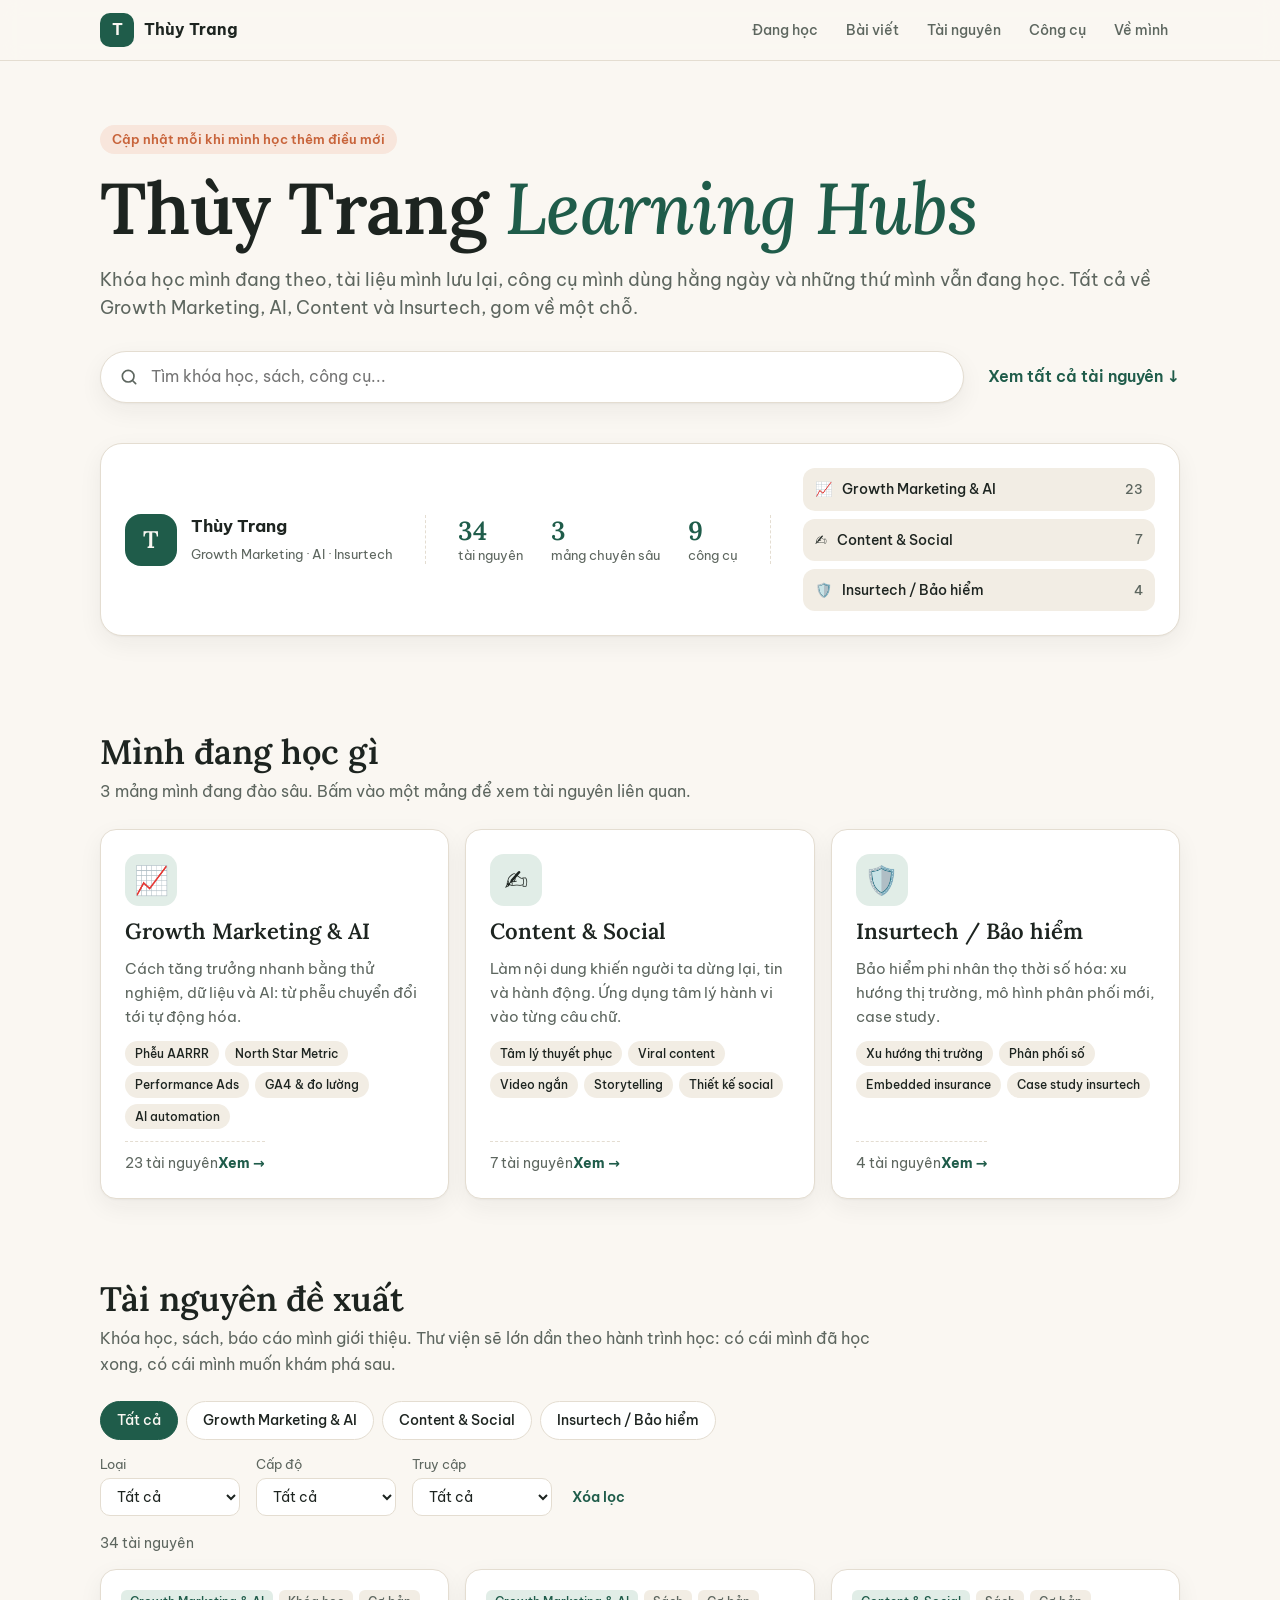
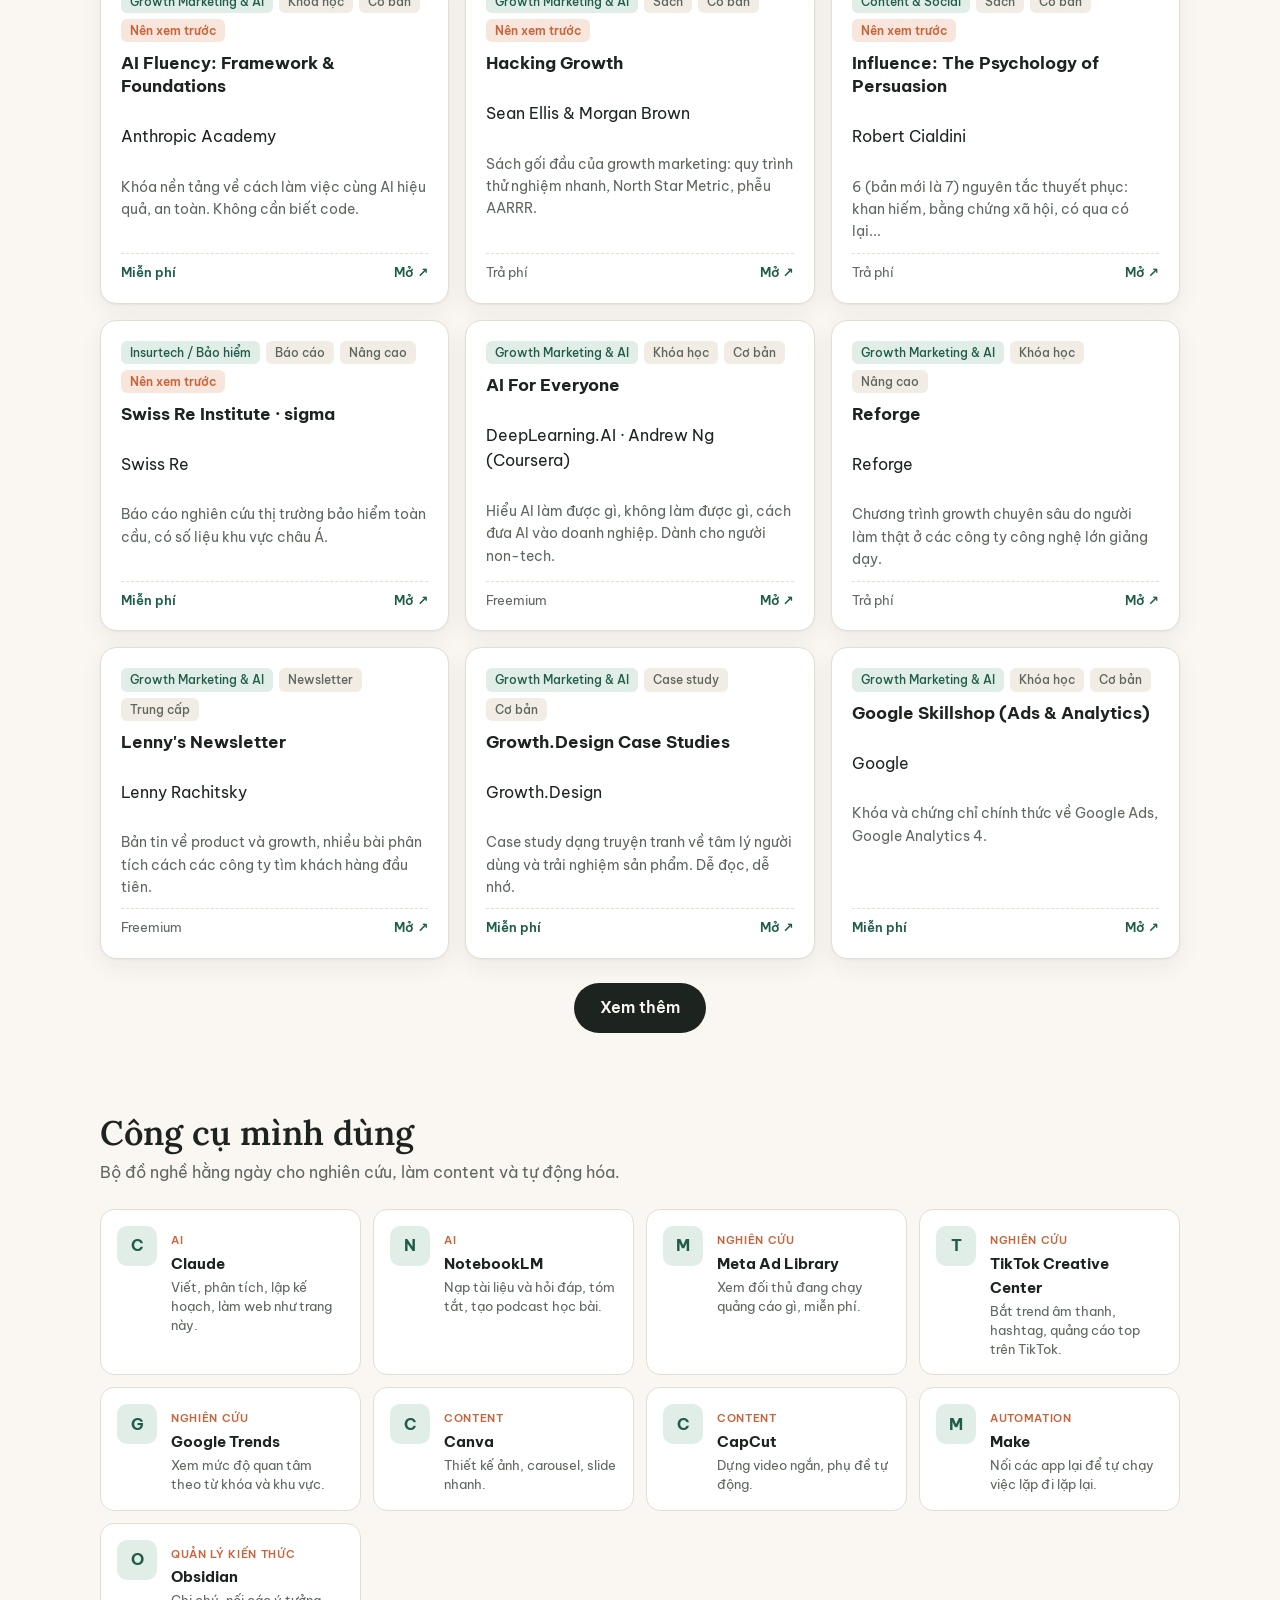
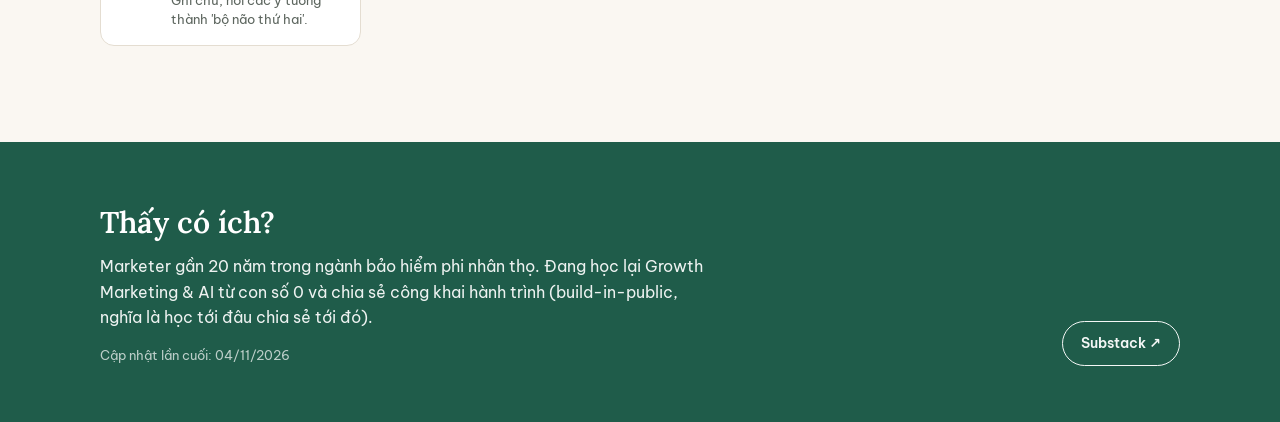
<file: index.html>
<!doctype html>
<html lang="vi">
<head>
  <meta charset="utf-8">
  <meta name="viewport" content="width=device-width, initial-scale=1">
  <title>Thùy Trang Learning Hubs</title>
  <meta name="description" content="Thùy Trang Learning Hubs: khóa học, sách, tài liệu và công cụ về Growth Marketing, AI, Content và Insurtech.">
  <meta property="og:title" content="Thùy Trang Learning Hubs">
  <meta property="og:description" content="Khóa học, tài liệu, công cụ về Growth Marketing, AI, Content và Insurtech. Cập nhật mỗi khi mình học thêm điều mới.">
  <meta property="og:type" content="website">
  <link rel="preconnect" href="https://fonts.googleapis.com">
  <link rel="preconnect" href="https://fonts.gstatic.com" crossorigin>
  <link href="https://fonts.googleapis.com/css2?family=Be+Vietnam+Pro:wght@400;500;600;700&family=Lora:ital,wght@0,600;1,500&display=swap" rel="stylesheet">
  <link rel="stylesheet" href="style.css?v=7">
  <link rel="icon" href="data:image/svg+xml,<svg xmlns='http://www.w3.org/2000/svg' viewBox='0 0 100 100'><rect width='100' height='100' rx='22' fill='%231f5c4a'/><text x='50' y='66' font-size='52' text-anchor='middle' fill='%23fff' font-family='Arial' font-weight='700'>T</text></svg>">
</head>
<body>
  <header class="topbar">
    <div class="wrap topbar__inner">
      <a class="brand" href="#top" aria-label="Về đầu trang">
        <span class="brand__logo" id="brandLogo">T</span>
        <span class="brand__name" id="brandName">Thùy Trang</span>
      </a>
      <nav class="nav" aria-label="Điều hướng chính">
        <a href="#learning">Đang học</a>
        <a href="#posts">Bài viết</a>
        <a href="#library">Tài nguyên</a>
        <a href="#tools">Công cụ</a>
        <a href="#about">Về mình</a>
      </nav>
    </div>
  </header>

  <main id="top">
    <section class="hero wrap">
      <div class="hero__main">
        <p class="eyebrow" id="tagline">Cập nhật mỗi khi mình học thêm điều mới</p>
        <h1 id="libTitle">Thùy Trang<span class="h1__accent">Learning Hubs</span></h1>
        <p class="hero__intro" id="intro"></p>
        <div class="hero__search">
          <label class="search" for="searchInput">
            <svg viewBox="0 0 24 24" aria-hidden="true"><circle cx="11" cy="11" r="7"/><path d="m20 20-3.5-3.5"/></svg>
            <input id="searchInput" type="search" placeholder="Tìm khóa học, sách, công cụ..." autocomplete="off">
          </label>
          <a class="link-arrow" href="#library">Xem tất cả tài nguyên ↓</a>
        </div>
      </div>
      <aside class="hero__card" aria-label="Tổng quan">
        <div class="hero__who">
          <span class="hero__avatar" id="heroAvatar">T</span>
          <div><strong id="heroName">Thùy Trang</strong><small>Growth Marketing · AI · Insurtech</small></div>
        </div>
        <dl class="stats" id="stats"></dl>
        <div class="hero__cats" id="heroCats"></div>
      </aside>
    </section>

    <section id="learning" class="section wrap">
      <div class="section__head">
        <h2>Mình đang học gì</h2>
        <p>3 mảng mình đang đào sâu. Bấm vào một mảng để xem tài nguyên liên quan.</p>
      </div>
      <div class="cats" id="catList"></div>
    </section>

    <section id="posts" class="section wrap" hidden>
      <div class="section__head section__head--row">
        <div>
          <h2>Bài viết nổi bật</h2>
          <p>Những bài mình chọn lọc và bài mới nhất trên Substack của mình.</p>
        </div>
        <a class="link-arrow" id="substackAll" href="#" target="_blank" rel="noopener">Đọc tất cả trên Substack ↗</a>
      </div>
      <div class="posts" id="postList"></div>
    </section>

    <section id="library" class="section wrap">
      <div class="section__head">
        <h2>Tài nguyên đề xuất</h2>
        <p>Khóa học, sách, báo cáo mình giới thiệu. Thư viện sẽ lớn dần theo hành trình học: có cái mình đã học xong, có cái mình muốn khám phá sau.</p>
      </div>

      <div class="filters" role="group" aria-label="Bộ lọc">
        <div class="chips" id="topicChips" aria-label="Chủ đề"></div>
        <div class="selects">
          <label>Loại
            <select id="fType"><option value="">Tất cả</option></select>
          </label>
          <label>Cấp độ
            <select id="fLevel"><option value="">Tất cả</option></select>
          </label>
          <label>Truy cập
            <select id="fAccess"><option value="">Tất cả</option></select>
          </label>
          <button class="btn-ghost" id="resetBtn" type="button">Xóa lọc</button>
        </div>
      </div>

      <p class="count" id="resultCount" aria-live="polite"></p>
      <div class="grid" id="resourceGrid"></div>
      <p class="empty" id="emptyState" hidden>Không tìm thấy tài nguyên nào. Thử bỏ bớt bộ lọc nhé.</p>
      <div class="more"><button class="btn" id="moreBtn" type="button">Xem thêm</button></div>
    </section>

    <section id="tools" class="section wrap">
      <div class="section__head">
        <h2>Công cụ mình dùng</h2>
        <p>Bộ đồ nghề hằng ngày cho nghiên cứu, làm content và tự động hóa.</p>
      </div>
      <div class="tools" id="toolGrid"></div>
    </section>
  </main>

  <footer id="about" class="footer">
    <div class="wrap footer__inner">
      <div>
        <h2>Thấy có ích?</h2>
        <p id="bio"></p>
        <p class="updated" id="updated"></p>
      </div>
      <div class="footer__links" id="socialLinks"></div>
    </div>
  </footer>

  <script>
    /* Luôn tải data.js mới nhất để nội dung sửa ở trang quản trị hiện ngay */
    (function () {
      var d = document.createElement("script");
      d.src = "data.js?t=" + Date.now();
      d.onload = d.onerror = function () {
        var a = document.createElement("script"); a.src = "app.js?v=7"; document.body.appendChild(a);
      };
      document.body.appendChild(d);
    })();
  </script>
</body>
</html>
</file>
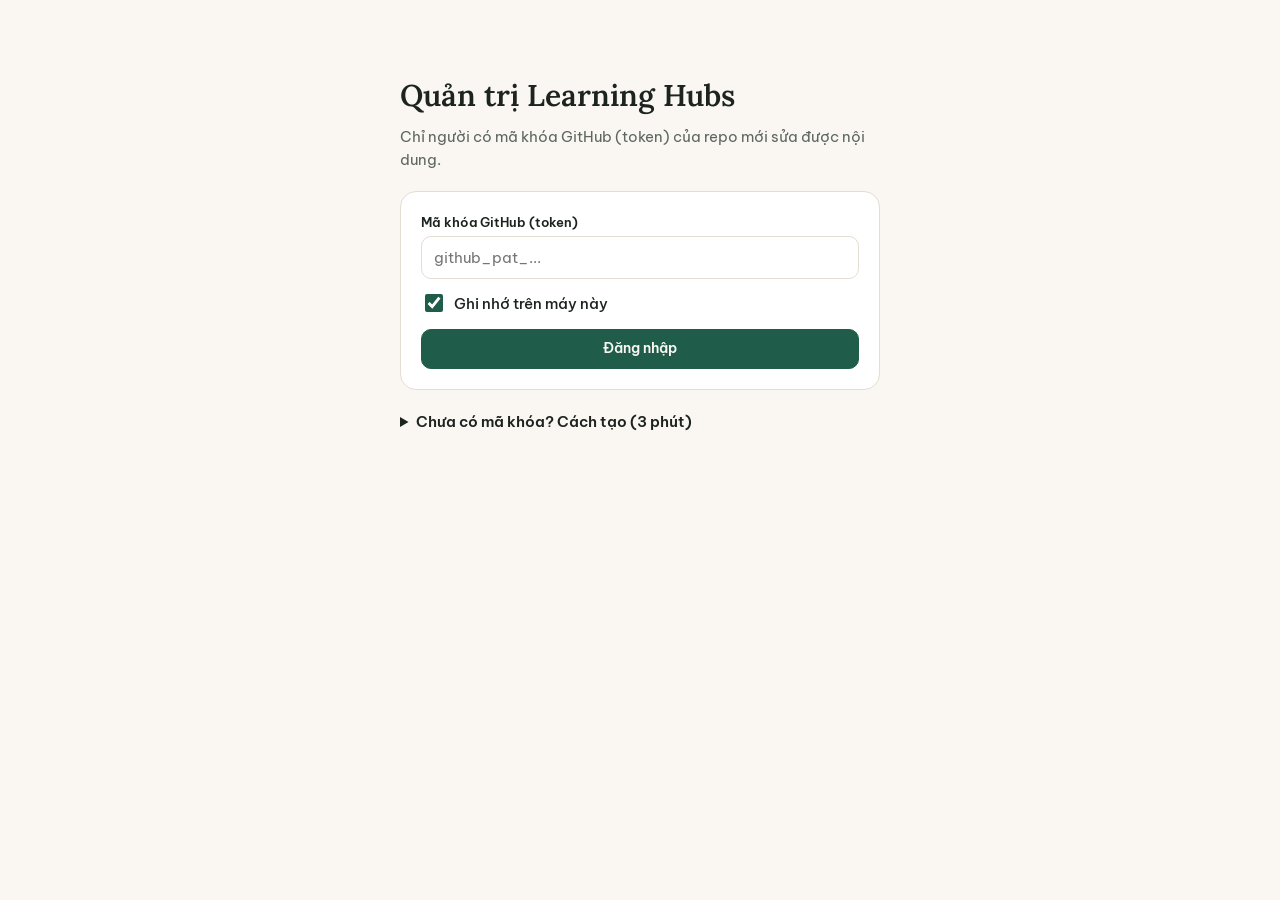
<file: admin.html>
<!doctype html>
<html lang="vi">
<head>
<meta charset="utf-8">
<meta name="viewport" content="width=device-width, initial-scale=1">
<meta name="robots" content="noindex, nofollow">
<title>Quản trị | Learning Hubs</title>
<link rel="preconnect" href="https://fonts.googleapis.com">
<link rel="preconnect" href="https://fonts.gstatic.com" crossorigin>
<link href="https://fonts.googleapis.com/css2?family=Be+Vietnam+Pro:wght@400;500;600;700&family=Lora:wght@600&display=swap" rel="stylesheet">
<style>
:root{--bg:#faf7f2;--surface:#fff;--surface-2:#f2ede4;--text:#1d2420;--muted:#5d665f;--line:#e4ddd1;--accent:#1f5c4a;--accent-soft:#e1ede7;--warm:#c8643b;--warm-soft:#f8e6dc;--danger:#b3261e;--danger-soft:#fbe4e2;color-scheme:light}
@media (prefers-color-scheme:dark){:root{--bg:#141816;--surface:#1c211e;--surface-2:#232925;--text:#ecefea;--muted:#a3ada6;--line:#2f3632;--accent:#7cc4a8;--accent-soft:#1f3129;--warm:#f0996f;--warm-soft:#3a2519;--danger:#f2b8b5;--danger-soft:#3b1a18;color-scheme:dark}}
*{box-sizing:border-box}
body{margin:0;background:var(--bg);color:var(--text);font-family:"Be Vietnam Pro",system-ui,sans-serif;font-size:15px;line-height:1.55}
a{color:var(--accent)}
.wrap{max-width:1040px;margin:0 auto;padding:0 20px}
button,input,select,textarea{font:inherit;color:inherit}
.btn{cursor:pointer;border:1px solid var(--line);background:var(--surface);padding:8px 14px;border-radius:10px;font-weight:600;font-size:14px}
.btn:hover{border-color:var(--accent)}
.btn--primary{background:var(--accent);border-color:var(--accent);color:var(--bg)}
.btn--primary:disabled{opacity:.45;cursor:default}
.btn--danger{color:var(--danger)}
.btn--sm{padding:5px 10px;font-size:13px;border-radius:8px}
.top{position:sticky;top:0;z-index:5;background:color-mix(in srgb,var(--bg) 90%,transparent);backdrop-filter:blur(8px);border-bottom:1px solid var(--line)}
.top__in{display:flex;align-items:center;gap:12px;height:62px}
.top h1{font-family:Lora,Georgia,serif;font-size:20px;margin:0;font-weight:600;white-space:nowrap}
.top__sp{flex:1}
.pill{font-size:12px;font-weight:600;padding:3px 10px;border-radius:999px;background:var(--surface-2);color:var(--muted)}
.pill--dirty{background:var(--warm-soft);color:var(--warm)}
.pill--ok{background:var(--accent-soft);color:var(--accent)}
.tabs{display:flex;gap:4px;overflow-x:auto;padding:14px 0 0}
.tab{cursor:pointer;border:0;background:none;padding:8px 14px;border-radius:999px;font-weight:500;color:var(--muted);white-space:nowrap}
.tab[aria-selected=true]{background:var(--accent);color:var(--bg)}
.panel{padding:20px 0 80px}
.panel__head{display:flex;flex-wrap:wrap;gap:10px;align-items:center;justify-content:space-between;margin-bottom:14px}
.panel__head h2{margin:0;font-size:20px}
.hint{color:var(--muted);font-size:13px;margin:4px 0 0}
.list{display:flex;flex-direction:column;gap:8px}
.row{display:flex;align-items:center;gap:12px;background:var(--surface);border:1px solid var(--line);border-radius:12px;padding:10px 12px}
.row__main{flex:1;min-width:0}
.row__title{font-weight:600;white-space:nowrap;overflow:hidden;text-overflow:ellipsis}
.row__meta{font-size:12px;color:var(--muted);white-space:nowrap;overflow:hidden;text-overflow:ellipsis}
.row__act{display:flex;gap:4px;flex:none}
.icon{cursor:pointer;border:1px solid var(--line);background:var(--surface);width:32px;height:32px;border-radius:8px;display:grid;place-items:center;font-size:14px}
.icon:hover{border-color:var(--accent)}
.icon:disabled{opacity:.3;cursor:default}
.filterbar{display:flex;flex-wrap:wrap;gap:8px;margin-bottom:12px}
.filterbar input,.filterbar select{border:1px solid var(--line);background:var(--surface);border-radius:10px;padding:8px 12px}
.filterbar input{flex:1 1 220px}
.form{display:grid;grid-template-columns:1fr 1fr;gap:12px 16px}
.f{display:flex;flex-direction:column;gap:4px}
.f--full{grid-column:1/-1}
.f label{font-size:13px;font-weight:600}
.f small{color:var(--muted);font-size:12px}
.f input,.f select,.f textarea{border:1px solid var(--line);background:var(--surface);border-radius:10px;padding:9px 12px;width:100%}
.f textarea{min-height:84px;resize:vertical}
.f input:focus,.f select:focus,.f textarea:focus{outline:2px solid var(--accent-soft);border-color:var(--accent)}
.check{display:flex;align-items:center;gap:8px;font-weight:500}
.f .check input,.check input{width:auto;flex:none;width:18px;height:18px;accent-color:var(--accent)}
.card{background:var(--surface);border:1px solid var(--line);border-radius:16px;padding:20px}
dialog{border:0;border-radius:18px;padding:0;width:min(640px,calc(100vw - 24px));background:var(--surface);color:var(--text);box-shadow:0 20px 60px rgba(0,0,0,.25)}
dialog::backdrop{background:rgba(20,24,22,.45)}
.dlg__head{padding:18px 20px 0;display:flex;justify-content:space-between;align-items:center}
.dlg__head h3{margin:0;font-size:18px}
.dlg__body{padding:16px 20px;max-height:70vh;overflow:auto}
.dlg__foot{padding:12px 20px 18px;display:flex;justify-content:flex-end;gap:8px;border-top:1px solid var(--line)}
.login{max-width:520px;margin:8vh auto;padding:0 20px}
.login h1{font-family:Lora,Georgia,serif;font-weight:600;font-size:30px;margin:0 0 6px}
.login ol{padding-left:20px;color:var(--muted);font-size:14px}
.login ol li{margin-bottom:6px}
.msg{padding:10px 14px;border-radius:10px;font-size:14px;margin:12px 0}
.msg--err{background:var(--danger-soft);color:var(--danger)}
.msg--ok{background:var(--accent-soft);color:var(--accent)}
.toast{position:fixed;left:50%;bottom:22px;transform:translateX(-50%);background:var(--text);color:var(--bg);padding:10px 18px;border-radius:999px;font-size:14px;font-weight:500;z-index:50;max-width:calc(100vw - 32px)}
.stats4{display:grid;grid-template-columns:repeat(4,1fr);gap:10px;margin-bottom:16px}
.stat{background:var(--surface);border:1px solid var(--line);border-radius:14px;padding:14px 16px}
.stat b{display:block;font-family:Lora,Georgia,serif;font-size:26px;color:var(--accent);line-height:1.2}
.stat span{font-size:13px;color:var(--muted)}
.pcard{background:var(--surface);border:1px solid var(--line);border-radius:14px;padding:14px 16px;display:grid;grid-template-columns:minmax(0,1fr) auto;gap:10px 16px;align-items:center}
.pcard__name{font-weight:600}
.pcard__name a{color:inherit;text-decoration:none}
.pcard__meta{font-size:12px;color:var(--muted)}
.pcard__ctl{grid-column:1/-1;display:grid;grid-template-columns:150px minmax(0,1fr) 150px 150px;gap:10px;align-items:end}
.pcard__ctl label{display:flex;flex-direction:column;gap:4px;font-size:12px;color:var(--muted);font-weight:600}
.pcard__ctl select,.pcard__ctl input[type=date]{border:1px solid var(--line);background:var(--surface);border-radius:8px;padding:6px 8px;width:100%}
.prog{display:flex;align-items:center;gap:10px}
.prog input[type=range]{flex:1;accent-color:var(--accent)}
.prog output{width:44px;text-align:right;font-weight:700;color:var(--accent)}
.bar{height:6px;border-radius:99px;background:var(--surface-2);overflow:hidden;grid-column:1/-1}
.bar span{display:block;height:100%;background:var(--accent)}
.st{font-size:12px;font-weight:600;padding:2px 9px;border-radius:999px;white-space:nowrap}
.st--dang-hoc{background:var(--accent-soft);color:var(--accent)}
.st--da-xong{background:var(--surface-2);color:var(--muted)}
.st--muon-hoc{background:var(--warm-soft);color:var(--warm)}
.private{display:flex;gap:8px;align-items:flex-start;font-size:13px;color:var(--muted);background:var(--surface-2);border-radius:10px;padding:10px 12px;margin-bottom:16px}
@media (max-width:760px){.stats4{grid-template-columns:repeat(2,1fr)}.pcard__ctl{grid-template-columns:1fr 1fr}.pcard__ctl .prog-wrap{grid-column:1/-1;order:-1}}
.empty{color:var(--muted);text-align:center;padding:30px;border:1px dashed var(--line);border-radius:12px}
@media (max-width:640px){#saveBtn{padding:8px 12px}.top__in{gap:8px}.wrap{padding-left:16px;padding-right:16px}.form{grid-template-columns:1fr}.top h1{font-size:17px}.hide-sm{display:none}}
</style>
</head>
<body>

<!-- ============ MÀN HÌNH ĐĂNG NHẬP ============ -->
<section id="loginView" class="login" hidden>
  <h1>Quản trị Learning Hubs</h1>
  <p class="hint" style="font-size:15px">Chỉ người có mã khóa GitHub (token) của repo mới sửa được nội dung.</p>
  <div class="card" style="margin-top:20px">
    <div class="f">
      <label for="tokenInput">Mã khóa GitHub (token)</label>
      <input id="tokenInput" type="password" placeholder="github_pat_..." autocomplete="off">
    </div>
    <label class="check" style="margin-top:12px"><input type="checkbox" id="rememberChk" checked> Ghi nhớ trên máy này</label>
    <div id="loginMsg"></div>
    <button class="btn btn--primary" id="loginBtn" style="margin-top:14px;width:100%">Đăng nhập</button>
  </div>
  <details style="margin-top:20px">
    <summary style="cursor:pointer;font-weight:600">Chưa có mã khóa? Cách tạo (3 phút)</summary>
    <ol>
      <li>Mở <a href="https://github.com/settings/personal-access-tokens/new" target="_blank" rel="noopener">trang tạo token</a> (đăng nhập GitHub).</li>
      <li><b>Token name:</b> learning-hub-admin. <b>Expiration:</b> chọn 90 days hoặc 1 year.</li>
      <li><b>Repository access:</b> Only select repositories → chọn <b>learning-hub</b>.</li>
      <li><b>Permissions → Repository permissions → Contents:</b> chọn <b>Read and write</b>. Không cần quyền nào khác.</li>
      <li>Bấm <b>Generate token</b>, copy mã <code>github_pat_...</code> dán vào ô bên trên.</li>
    </ol>
    <p class="hint">Mã chỉ lưu trong trình duyệt của bạn, không gửi đi đâu ngoài GitHub. Không chia sẻ mã này cho ai.</p>
  </details>
</section>

<!-- ============ MÀN HÌNH QUẢN TRỊ ============ -->
<div id="appView" hidden>
  <header class="top">
    <div class="wrap top__in">
      <h1>Quản trị</h1>
      <span class="pill hide-sm" id="stateBadge">Đã đồng bộ</span>
      <span class="top__sp"></span>
      <a class="btn btn--sm hide-sm" href="./" target="_blank" rel="noopener">Xem web ↗</a>
      <button class="btn btn--sm" id="logoutBtn" title="Đăng xuất">Thoát</button>
      <button class="btn btn--primary" id="saveBtn" disabled style="white-space:nowrap">Lưu & xuất bản</button>
    </div>
  </header>
  <main class="wrap">
    <nav class="tabs" role="tablist">
      <button class="tab" role="tab" data-tab="resources" aria-selected="true">Tài nguyên</button>
      <button class="tab" role="tab" data-tab="progress" aria-selected="false">Tiến độ học 🔒</button>
      <button class="tab" role="tab" data-tab="categories" aria-selected="false">3 mảng chính</button>
      <button class="tab" role="tab" data-tab="posts" aria-selected="false">Bài Substack ghim</button>
      <button class="tab" role="tab" data-tab="tools" aria-selected="false">Công cụ</button>
      <button class="tab" role="tab" data-tab="profile" aria-selected="false">Thông tin cá nhân</button>
    </nav>
    <section class="panel" id="panel"></section>
  </main>
</div>

<dialog id="dlg">
  <form method="dialog" id="dlgForm">
    <div class="dlg__head"><h3 id="dlgTitle"></h3><button class="icon" value="cancel" aria-label="Đóng">✕</button></div>
    <div class="dlg__body"><div class="form" id="dlgFields"></div></div>
    <div class="dlg__foot"><button class="btn" value="cancel">Hủy</button><button class="btn btn--primary" value="ok" id="dlgOk">Xong</button></div>
  </form>
</dialog>

<script>
(function () {
  var OWNER = "nguyentrang2309", REPO = "learning-hub", BRANCH = "main", FILE = "data.js";
  var PFILE = "progress.json";
  var API = "https://api.github.com/repos/" + OWNER + "/" + REPO;
  var KEY = "lh_admin_token";

  var token = "", sha = "", D = null, P = [], pSha = "", snapD = "", snapP = "", dirty = false, tab = "resources", rFilter = { q: "", topic: "" };
  var $ = function (id) { return document.getElementById(id); };
  var esc = function (s) { return String(s == null ? "" : s).replace(/[&<>"']/g, function (c) { return { "&": "&amp;", "<": "&lt;", ">": "&gt;", '"': "&quot;", "'": "&#39;" }[c]; }); };

  /* ---------- lưu token ---------- */
  function getSaved() { try { return localStorage.getItem(KEY) || sessionStorage.getItem(KEY) || ""; } catch (e) { return ""; } }
  function saveToken(t, remember) {
    try { localStorage.removeItem(KEY); sessionStorage.removeItem(KEY); (remember ? localStorage : sessionStorage).setItem(KEY, t); } catch (e) {}
  }
  function clearToken() { try { localStorage.removeItem(KEY); sessionStorage.removeItem(KEY); } catch (e) {} }

  /* ---------- GitHub API ---------- */
  function gh(path, opt) {
    opt = opt || {};
    var h = { "Accept": "application/vnd.github+json", "Authorization": "Bearer " + token, "X-GitHub-Api-Version": "2022-11-28" };
    if (opt.body) h["Content-Type"] = "application/json";
    return fetch(API + path, { method: opt.method || "GET", headers: h, body: opt.body ? JSON.stringify(opt.body) : undefined, cache: "no-store" })
      .then(function (r) { return r.json().catch(function () { return {}; }).then(function (j) { j.__status = r.status; return j; }); });
  }
  function b64ToUtf8(b) { var bin = atob(b.replace(/\s/g, "")); var u = new Uint8Array(bin.length); for (var i = 0; i < bin.length; i++) u[i] = bin.charCodeAt(i); return new TextDecoder().decode(u); }
  function utf8ToB64(s) { var u = new TextEncoder().encode(s), bin = ""; for (var i = 0; i < u.length; i += 0x8000) bin += String.fromCharCode.apply(null, u.subarray(i, i + 0x8000)); return btoa(bin); }

  function parseData(text) {
    var w = {}; (new Function("window", text))(w);
    return {
      profile: w.HUB_PROFILE || {}, categories: w.HUB_CATEGORIES || [], posts: w.HUB_POSTS_GHIM || [],
      resources: w.HUB_RESOURCES || [], tools: w.HUB_TOOLS || []
    };
  }
  function buildData(d) {
    var j = function (v) { return JSON.stringify(v, null, 2); };
    return "/* =========================================================\n" +
      "   FILE DỮ LIỆU CỦA LEARNING HUB\n" +
      "   Cách dễ nhất để sửa: mở trang quản trị  admin.html\n" +
      "   (https://" + OWNER + ".github.io/" + REPO + "/admin.html)\n" +
      "   Nếu sửa tay: chữ luôn trong dấu nháy kép, giữ nguyên dấu phẩy, ngoặc.\n" +
      "   ========================================================= */\n\n" +
      "/* 1. Thông tin cá nhân */\nwindow.HUB_PROFILE = " + j(d.profile) + ";\n\n" +
      "/* 2. Ba mảng chính (ten phải trùng chuDe của tài nguyên) */\nwindow.HUB_CATEGORIES = " + j(d.categories) + ";\n\n" +
      "/* 2b. Bài Substack ghim (bài mới nhất tự điền phần còn lại) */\nwindow.HUB_POSTS_GHIM = " + j(d.posts) + ";\n\n" +
      "/* 3. Tài nguyên đề xuất */\nwindow.HUB_RESOURCES = " + j(d.resources) + ";\n\n" +
      "/* 4. Công cụ mình dùng */\nwindow.HUB_TOOLS = " + j(d.tools) + ";\n";
  }

  /* ---------- trạng thái ---------- */
  function toast(t, ms) {
    var el = document.createElement("div"); el.className = "toast"; el.textContent = t; document.body.appendChild(el);
    setTimeout(function () { el.remove(); }, ms || 2600);
  }
  function setDirty(v) {
    if (v === false) { snapD = JSON.stringify(D); snapP = JSON.stringify(P); }
    v = !!D && (JSON.stringify(D) !== snapD || JSON.stringify(P) !== snapP);
    dirty = v; $("saveBtn").disabled = !v;
    var b = $("stateBadge"); b.textContent = v ? "Có thay đổi chưa lưu" : "Đã đồng bộ"; b.className = "pill hide-sm " + (v ? "pill--dirty" : "pill--ok");
  }
  window.addEventListener("beforeunload", function (e) { if (dirty) { e.preventDefault(); e.returnValue = ""; } });

  /* ---------- đăng nhập ---------- */
  function showLogin(msg) {
    $("appView").hidden = true; $("loginView").hidden = false;
    $("loginMsg").innerHTML = msg ? '<div class="msg msg--err">' + esc(msg) + "</div>" : "";
  }
  function load() {
    return gh("/contents/" + FILE + "?ref=" + BRANCH).then(function (r) {
      if (r.__status === 401) throw new Error("Mã khóa không đúng hoặc đã hết hạn.");
      if (r.__status === 404) throw new Error("Mã khóa không có quyền vào repo learning-hub.");
      if (!r.content) throw new Error("Không đọc được dữ liệu (lỗi " + r.__status + ").");
      sha = r.sha; D = parseData(b64ToUtf8(r.content));
      return gh("/contents/" + PFILE + "?ref=" + BRANCH);
    }).then(function (r) {
      if (r.__status === 404) { P = []; pSha = ""; return; }
      if (!r.content) throw new Error("Không đọc được tiến độ học (lỗi " + r.__status + ").");
      pSha = r.sha; try { P = JSON.parse(b64ToUtf8(r.content)) || []; } catch (e) { P = []; }
    });
  }
  function checkWrite() {
    return gh("").then(function (r) {
      if (r.permissions && r.permissions.push === false) throw new Error("Mã khóa chỉ có quyền đọc. Cần quyền Contents: Read and write.");
    });
  }
  function enter() {
    $("loginBtn").disabled = true; $("loginBtn").textContent = "Đang kiểm tra...";
    load().then(checkWrite).then(function () {
      $("loginView").hidden = true; $("appView").hidden = false; setDirty(false); render();
    }).catch(function (e) {
      clearToken(); token = ""; showLogin(e.message);
    }).then(function () { $("loginBtn").disabled = false; $("loginBtn").textContent = "Đăng nhập"; });
  }
  $("loginBtn").addEventListener("click", function () {
    var t = $("tokenInput").value.trim();
    if (!t) { showLogin("Hãy dán mã khóa vào ô trên."); return; }
    token = t; saveToken(t, $("rememberChk").checked); $("tokenInput").value = ""; enter();
  });
  $("tokenInput").addEventListener("keydown", function (e) { if (e.key === "Enter") $("loginBtn").click(); });
  $("logoutBtn").addEventListener("click", function () {
    if (dirty && !confirm("Còn thay đổi chưa lưu. Vẫn đăng xuất?")) return;
    clearToken(); token = ""; D = null; P = []; setDirty(false); showLogin("");
  });

  /* ---------- lưu ---------- */
  function putFile(path, text, fileSha, msg) {
    var body = { message: msg, content: utf8ToB64(text), branch: BRANCH }; if (fileSha) body.sha = fileSha;
    return gh("/contents/" + path, { method: "PUT", body: body }).then(function (r) {
      if (r.__status === 409 || r.__status === 422) throw new Error("conflict");
      if (r.__status === 401) throw new Error("Mã khóa hết hạn. Hãy đăng nhập lại.");
      if (r.__status === 403) throw new Error("Mã khóa không có quyền ghi (cần Contents: Read and write).");
      if (!r.content) throw new Error("Lưu không thành công (lỗi " + r.__status + ").");
      return r.content.sha;
    });
  }
  $("saveBtn").addEventListener("click", function () {
    var btn = this; btn.disabled = true; btn.textContent = "Đang lưu...";
    var dataChanged = JSON.stringify(D) !== snapD, progChanged = JSON.stringify(P) !== snapP;
    var chain = Promise.resolve();
    if (dataChanged) {
      var now = new Date(); D.profile.capNhatLanCuoi = ("0" + now.getDate()).slice(-2) + "/" + ("0" + (now.getMonth() + 1)).slice(-2) + "/" + now.getFullYear();
      chain = chain.then(function () { return putFile(FILE, buildData(D), sha, "Cập nhật nội dung từ trang quản trị"); }).then(function (s2) { sha = s2; snapD = JSON.stringify(D); });
    }
    if (progChanged) {
      chain = chain.then(function () { return putFile(PFILE, JSON.stringify(P, null, 2) + "\n", pSha, "Cập nhật tiến độ học"); }).then(function (s3) { pSha = s3; snapP = JSON.stringify(P); });
    }
    chain.then(function () {
      setDirty(); toast(dataChanged ? "Đã lưu. Web cập nhật sau khoảng 1-2 phút." : "Đã lưu tiến độ học.", 4000);
    }).catch(function (e) {
      if (e.message === "conflict") {
        alert("Dữ liệu trên GitHub vừa được sửa ở nơi khác. Trang sẽ tải lại bản mới nhất, thay đổi chưa lưu của bạn sẽ mất.");
        load().then(function () { setDirty(false); render(); });
      } else { alert(e.message); }
      setDirty();
    }).then(function () { btn.textContent = "Lưu & xuất bản"; });
  });

  /* ---------- form dùng chung ---------- */
  var TOPIC_FALLBACK = ["Growth Marketing & AI", "Content & Social", "Insurtech / Bảo hiểm"];
  var LOAI = ["Khóa học", "Sách", "Ebook", "Video", "Newsletter", "Báo cáo", "Case study", "Template", "Lộ trình", "Công cụ học", "Podcast"];
  function topics() { var t = D.categories.map(function (c) { return c.ten; }).filter(Boolean); return t.length ? t : TOPIC_FALLBACK; }
  function uniq(a) { return a.filter(function (v, i) { return v && a.indexOf(v) === i; }); }

  function fieldHtml(f, val) {
    var id = "fld_" + f.k, full = f.full ? " f--full" : "", v = val == null ? "" : val;
    var hint = f.hint ? "<small>" + esc(f.hint) + "</small>" : "";
    if (f.type === "check") return '<div class="f' + full + '"><label class="check"><input type="checkbox" id="' + id + '"' + (v ? " checked" : "") + "> " + esc(f.label) + "</label>" + hint + "</div>";
    var ctl;
    if (f.type === "select") {
      var opts = f.options.slice(); if (v && opts.indexOf(v) < 0) opts.unshift(v);
      ctl = '<select id="' + id + '">' + opts.map(function (o) { return "<option" + (o === v ? " selected" : "") + ">" + esc(o) + "</option>"; }).join("") + "</select>";
    } else if (f.type === "textarea") {
      ctl = '<textarea id="' + id + '"' + (f.req ? " required" : "") + ">" + esc(v) + "</textarea>";
    } else if (f.type === "combo") {
      ctl = '<input id="' + id + '" list="' + id + '_l" value="' + esc(v) + '"><datalist id="' + id + '_l">' + f.options.map(function (o) { return '<option value="' + esc(o) + '">'; }).join("") + "</datalist>";
    } else {
      ctl = '<input id="' + id + '" type="' + (f.type || "text") + '" value="' + esc(Array.isArray(v) ? v.join(", ") : v) + '"' + (f.req ? " required" : "") + (f.ph ? ' placeholder="' + esc(f.ph) + '"' : "") + ">";
    }
    return '<div class="f' + full + '"><label for="' + id + '">' + esc(f.label) + (f.req ? " *" : "") + "</label>" + ctl + hint + "</div>";
  }
  function readFields(fields) {
    var o = {};
    fields.forEach(function (f) {
      var el = $("fld_" + f.k);
      if (f.type === "check") { if (el.checked) o[f.k] = true; return; }
      var v = el.value.trim();
      if (f.type === "list") v = v.split(",").map(function (s) { return s.trim(); }).filter(Boolean);
      o[f.k] = v;
    });
    return o;
  }
  function openForm(title, fields, item, onOk) {
    $("dlgTitle").textContent = title;
    $("dlgFields").innerHTML = fields.map(function (f) { return fieldHtml(f, item ? item[f.k] : f.def); }).join("");
    var dlg = $("dlg");
    dlg.onclose = function () {
      if (dlg.returnValue !== "ok") return;
      var o = readFields(fields);
      var miss = fields.filter(function (f) { return f.req && !o[f.k]; });
      if (miss.length) { alert("Thiếu: " + miss.map(function (f) { return f.label; }).join(", ")); return; }
      onOk(o); setDirty(true); render();
    };
    dlg.returnValue = ""; dlg.showModal();
    var first = $("dlgFields").querySelector("input,textarea,select"); if (first) first.focus();
  }

  /* ---------- danh sách dùng chung ---------- */
  function listHtml(arr, idxs, titleFn, metaFn) {
    if (!idxs.length) return '<div class="empty">Chưa có mục nào.</div>';
    return '<div class="list">' + idxs.map(function (i) {
      var it = arr[i];
      return '<div class="row"><div class="row__main"><div class="row__title">' + esc(titleFn(it)) + '</div><div class="row__meta">' + esc(metaFn(it)) + "</div></div>" +
        '<div class="row__act"><button class="icon" data-act="up" data-i="' + i + '"' + (i === 0 ? " disabled" : "") + ' aria-label="Lên">↑</button>' +
        '<button class="icon" data-act="down" data-i="' + i + '"' + (i === arr.length - 1 ? " disabled" : "") + ' aria-label="Xuống">↓</button>' +
        '<button class="icon" data-act="edit" data-i="' + i + '" aria-label="Sửa">✎</button>' +
        '<button class="icon btn--danger" data-act="del" data-i="' + i + '" aria-label="Xóa">🗑</button></div></div>';
    }).join("") + "</div>";
  }
  function bindList(arr, fields, label, nameFn, onEdited) {
    $("panel").querySelectorAll("[data-act]").forEach(function (b) {
      b.addEventListener("click", function () {
        var i = +b.getAttribute("data-i"), a = b.getAttribute("data-act");
        if (a === "up" && i > 0) { var t = arr[i - 1]; arr[i - 1] = arr[i]; arr[i] = t; setDirty(true); render(); }
        if (a === "down" && i < arr.length - 1) { var t2 = arr[i + 1]; arr[i + 1] = arr[i]; arr[i] = t2; setDirty(true); render(); }
        if (a === "edit") { var old = arr[i]; openForm("Sửa " + label, fields(), old, function (o) { arr[i] = o; if (onEdited) onEdited(old, o); }); }
        if (a === "del" && confirm("Xóa \"" + nameFn(arr[i]) + "\"?")) { arr.splice(i, 1); setDirty(true); render(); }
      });
    });
    var add = $("addBtn");
    if (add) add.addEventListener("click", function () { openForm("Thêm " + label, fields(), null, function (o) { arr.unshift(o); }); });
  }
  function head(title, hint, addLabel) {
    return '<div class="panel__head"><div><h2>' + esc(title) + '</h2><p class="hint">' + hint + "</p></div>" +
      (addLabel ? '<button class="btn btn--primary" id="addBtn">+ ' + esc(addLabel) + "</button>" : "") + "</div>";
  }

  /* ---------- các tab ---------- */
  function resFields() {
    return [
      { k: "ten", label: "Tên", req: true, full: true },
      { k: "nguon", label: "Tác giả / đơn vị" },
      { k: "link", label: "Link", type: "url", req: true, ph: "https://..." },
      { k: "chuDe", label: "Chủ đề (mảng)", type: "select", options: topics() },
      { k: "loai", label: "Loại", type: "combo", options: uniq(LOAI.concat(D.resources.map(function (r) { return r.loai; }))), def: "Khóa học", hint: "Chọn sẵn hoặc gõ loại mới" },
      { k: "capDo", label: "Cấp độ", type: "select", options: ["Cơ bản", "Trung cấp", "Nâng cao"] },
      { k: "truyCap", label: "Truy cập", type: "select", options: ["Miễn phí", "Trả phí", "Freemium"] },
      { k: "moTa", label: "Mô tả", type: "textarea", full: true, hint: "1-2 câu: vì sao nên xem, học xong được gì" },
      { k: "noiBat", label: "Gắn nhãn \"Nên xem trước\" (đẩy lên đầu)", type: "check", full: true }
    ];
  }
  function catFields() {
    return [
      { k: "ten", label: "Tên mảng", req: true, hint: "Đổi tên sẽ tự đổi chủ đề của các tài nguyên thuộc mảng" },
      { k: "bieuTuong", label: "Biểu tượng (emoji)", hint: "Windows: phím Win + . để chọn" },
      { k: "moTa", label: "Mô tả", type: "textarea", full: true },
      { k: "noiDung", label: "Chủ đề con", type: "list", full: true, hint: "Cách nhau bằng dấu phẩy" }
    ];
  }
  function postFields() {
    return [
      { k: "link", label: "Link bài Substack", type: "url", req: true, full: true, ph: "https://tranggrowthnotes.substack.com/p/..." },
      { k: "tieuDe", label: "Tiêu đề (để trống = tự lấy)", full: true },
      { k: "moTa", label: "Mô tả (để trống = tự lấy)", type: "textarea", full: true },
      { k: "anh", label: "Link ảnh bìa (để trống = tự lấy)", type: "url", full: true }
    ];
  }
  function toolFields() {
    return [
      { k: "ten", label: "Tên công cụ", req: true },
      { k: "link", label: "Link", type: "url", req: true },
      { k: "nhom", label: "Nhóm", type: "combo", options: uniq(D.tools.map(function (t) { return t.nhom; })) },
      { k: "moTa", label: "Dùng để làm gì", type: "textarea", full: true }
    ];
  }

  function renderResources() {
    var idxs = [];
    var q = rFilter.q.toLowerCase();
    D.resources.forEach(function (r, i) {
      if (rFilter.topic && r.chuDe !== rFilter.topic) return;
      if (q && (r.ten + " " + r.nguon + " " + r.moTa).toLowerCase().indexOf(q) < 0) return;
      idxs.push(i);
    });
    $("panel").innerHTML = head("Tài nguyên (" + D.resources.length + ")", "Mục mới thêm sẽ nằm đầu danh sách. Dùng ↑ ↓ để đổi thứ tự.", "Thêm tài nguyên") +
      '<div class="filterbar"><input id="rq" placeholder="Tìm theo tên, nguồn..." value="' + esc(rFilter.q) + '"><select id="rt"><option value="">Tất cả mảng</option>' +
      topics().map(function (t) { return "<option" + (t === rFilter.topic ? " selected" : "") + ">" + esc(t) + "</option>"; }).join("") + "</select></div>" +
      listHtml(D.resources, idxs, function (r) { return (r.noiBat ? "★ " : "") + r.ten; }, function (r) { return [r.chuDe, r.loai, r.capDo, r.truyCap, r.nguon].filter(Boolean).join(" · "); });
    bindList(D.resources, resFields, "tài nguyên", function (r) { return r.ten; });
    $("rq").addEventListener("input", function () { rFilter.q = this.value; var p = this.selectionStart; renderResources(); var el = $("rq"); el.focus(); el.setSelectionRange(p, p); });
    $("rt").addEventListener("change", function () { rFilter.topic = this.value; renderResources(); });
  }
  function renderCategories() {
    $("panel").innerHTML = head("3 mảng chính", "Hiện ở mục \"Mình đang học gì\" và thẻ tổng quan đầu trang.", "Thêm mảng") +
      listHtml(D.categories, D.categories.map(function (_, i) { return i; }), function (c) { return (c.bieuTuong || "") + " " + c.ten; }, function (c) {
        var n = D.resources.filter(function (r) { return r.chuDe === c.ten; }).length; return n + " tài nguyên · " + (c.noiDung || []).join(", ");
      });
    bindList(D.categories, catFields, "mảng", function (c) { return c.ten; }, function (old, o) {
      if (o.ten !== old.ten) D.resources.forEach(function (r) { if (r.chuDe === old.ten) r.chuDe = o.ten; });
    });
  }
  function renderPosts() {
    $("panel").innerHTML = head("Bài Substack ghim", "Bài ghim hiện đầu, nhãn \"Nổi bật\". Chỗ còn trống (tối đa 6) web tự điền bài mới nhất.", "Ghim bài") +
      listHtml(D.posts, D.posts.map(function (_, i) { return i; }), function (p) { return p.tieuDe || p.link; }, function (p) { return p.tieuDe ? p.link : "Tiêu đề tự lấy từ Substack"; });
    bindList(D.posts, postFields, "bài ghim", function (p) { return p.tieuDe || p.link; });
  }
  function renderTools() {
    $("panel").innerHTML = head("Công cụ (" + D.tools.length + ")", "Hiện ở mục \"Công cụ mình dùng\".", "Thêm công cụ") +
      listHtml(D.tools, D.tools.map(function (_, i) { return i; }), function (t) { return t.ten; }, function (t) { return [t.nhom, t.moTa].filter(Boolean).join(" · "); });
    bindList(D.tools, toolFields, "công cụ", function (t) { return t.ten; });
  }
  function renderProfile() {
    var fields = [
      { k: "ten", label: "Tên hiển thị", req: true },
      { k: "tenThuVien", label: "Tiêu đề lớn", hint: "Phần sau tên tự in nghiêng màu xanh" },
      { k: "khauHieu", label: "Dòng chữ nhỏ trên tiêu đề", full: true },
      { k: "gioiThieu", label: "Đoạn giới thiệu đầu trang", type: "textarea", full: true },
      { k: "bio", label: "Giới thiệu ở chân trang", type: "textarea", full: true },
      { k: "substack", label: "Link Substack", type: "url" },
      { k: "facebook", label: "Link Facebook", type: "url" },
      { k: "linkedin", label: "Link LinkedIn", type: "url" },
      { k: "email", label: "Email liên hệ", type: "email", hint: "Để trống thì nút tự ẩn" }
    ];
    $("panel").innerHTML = head("Thông tin cá nhân", "Sửa xong bấm \"Áp dụng\", rồi \"Lưu & xuất bản\" ở góc trên.", "") +
      '<div class="card"><div class="form">' + fields.map(function (f) { return fieldHtml(f, D.profile[f.k]); }).join("") +
      '</div><div style="margin-top:16px;display:flex;justify-content:flex-end"><button class="btn btn--primary" id="profOk">Áp dụng</button></div></div>';
    $("profOk").addEventListener("click", function () {
      var o = readFields(fields);
      if (!o.ten) { alert("Thiếu tên hiển thị"); return; }
      Object.keys(o).forEach(function (k) { D.profile[k] = o[k]; });
      setDirty(true); toast("Đã áp dụng. Nhớ bấm \"Lưu & xuất bản\".");
    });
  }
  /* ---------- Tiến độ học (chỉ admin) ---------- */
  var ST = { "muon-hoc": "Muốn học", "dang-hoc": "Đang học", "da-xong": "Đã xong" };
  var pFilter = "";
  function today() { var d = new Date(); return d.getFullYear() + "-" + ("0" + (d.getMonth() + 1)).slice(-2) + "-" + ("0" + d.getDate()).slice(-2); }
  function fmtD(s) { if (!s) return ""; var p = s.split("-"); return p[2] + "/" + p[1] + "/" + p[0]; }
  function daysBetween(a, b) { return Math.round((new Date(b) - new Date(a)) / 86400000); }
  function resByLink(link) { for (var i = 0; i < D.resources.length; i++) if (D.resources[i].link === link) return D.resources[i]; return null; }
  function renderProgress() {
    var cnt = { "muon-hoc": 0, "dang-hoc": 0, "da-xong": 0 };
    P.forEach(function (p) { cnt[p.trangThai] = (cnt[p.trangThai] || 0) + 1; });
    var active = P.filter(function (p) { return p.trangThai === "dang-hoc"; });
    var avg = active.length ? Math.round(active.reduce(function (s, p) { return s + (+p.tienDo || 0); }, 0) / active.length) : 0;
    var order = { "dang-hoc": 0, "muon-hoc": 1, "da-xong": 2 };
    var idxs = P.map(function (_, i) { return i; }).filter(function (i) { return !pFilter || P[i].trangThai === pFilter; })
      .sort(function (a, b) { return (order[P[a].trangThai] - order[P[b].trangThai]) || ((P[b].ngayBatDau || "").localeCompare(P[a].ngayBatDau || "")); });
    var html = head("Tiến độ học", "Theo dõi khóa bạn đang học. Phần này chỉ hiện trong trang quản trị.", "Theo dõi khóa") +
      '<div class="private">🔒 <span>Trang công khai không hiển thị tiến độ. Dữ liệu lưu ở file <b>progress.json</b> trong repo, vì repo đang để công khai nên người cố tình tìm vẫn đọc được.</span></div>' +
      '<div class="stats4"><div class="stat"><b>' + cnt["dang-hoc"] + '</b><span>đang học</span></div><div class="stat"><b>' + avg + '%</b><span>tiến độ TB khóa đang học</span></div>' +
      '<div class="stat"><b>' + cnt["da-xong"] + '</b><span>đã xong</span></div><div class="stat"><b>' + cnt["muon-hoc"] + '</b><span>muốn học</span></div></div>' +
      '<div class="filterbar"><select id="pf"><option value="">Tất cả trạng thái</option>' +
      Object.keys(ST).map(function (k) { return '<option value="' + k + '"' + (k === pFilter ? " selected" : "") + ">" + ST[k] + "</option>"; }).join("") + "</select></div>";
    if (!idxs.length) html += '<div class="empty">' + (P.length ? "Không có khóa nào ở trạng thái này." : "Chưa theo dõi khóa nào. Bấm \"+ Theo dõi khóa\" để chọn từ thư viện tài nguyên.") + "</div>";
    else html += '<div class="list">' + idxs.map(function (i) {
      var p = P[i], r = resByLink(p.link), name = r ? r.ten : (p.ten || p.link), pct = Math.max(0, Math.min(100, +p.tienDo || 0));
      var meta = [];
      if (r) meta.push([r.chuDe, r.loai].filter(Boolean).join(" · ")); else meta.push("Đã gỡ khỏi thư viện");
      if (p.ngayBatDau && p.ngayXong) meta.push("Học trong " + (daysBetween(p.ngayBatDau, p.ngayXong) + 1) + " ngày");
      else if (p.ngayBatDau && p.trangThai === "dang-hoc") meta.push("Đã học " + (daysBetween(p.ngayBatDau, today()) + 1) + " ngày");
      return '<div class="pcard"><div><div class="pcard__name"><a href="' + esc(p.link) + '" target="_blank" rel="noopener">' + esc(name) + ' ↗</a></div><div class="pcard__meta">' + esc(meta.join(" · ")) + "</div></div>" +
        '<div style="display:flex;gap:6px;align-items:center"><span class="st st--' + esc(p.trangThai) + '">' + (ST[p.trangThai] || "") + '</span><button class="icon" data-pdel="' + i + '" aria-label="Bỏ theo dõi">🗑</button></div>' +
        '<div class="bar"><span style="width:' + pct + '%"></span></div>' +
        '<div class="pcard__ctl"><label>Trạng thái<select data-p="' + i + '" data-k="trangThai">' +
        Object.keys(ST).map(function (k) { return '<option value="' + k + '"' + (k === p.trangThai ? " selected" : "") + ">" + ST[k] + "</option>"; }).join("") + "</select></label>" +
        '<label class="prog-wrap">Hoàn thành<span class="prog"><input type="range" min="0" max="100" step="5" value="' + pct + '" data-p="' + i + '" data-k="tienDo"><output>' + pct + "%</output></span></label>" +
        '<label>Ngày bắt đầu<input type="date" value="' + esc(p.ngayBatDau || "") + '" data-p="' + i + '" data-k="ngayBatDau"></label>' +
        '<label>Ngày hoàn thành<input type="date" value="' + esc(p.ngayXong || "") + '" data-p="' + i + '" data-k="ngayXong"></label></div></div>';
    }).join("") + "</div>";
    $("panel").innerHTML = html;

    $("pf").addEventListener("change", function () { pFilter = this.value; renderProgress(); });
    $("panel").querySelectorAll("[data-pdel]").forEach(function (b) {
      b.addEventListener("click", function () {
        var i = +b.getAttribute("data-pdel"); var r = resByLink(P[i].link);
        if (confirm("Bỏ theo dõi \"" + (r ? r.ten : P[i].ten) + "\"? Tài nguyên vẫn giữ trong thư viện.")) { P.splice(i, 1); setDirty(); renderProgress(); }
      });
    });
    $("panel").querySelectorAll("[data-p]").forEach(function (el) {
      var i = +el.getAttribute("data-p"), k = el.getAttribute("data-k");
      if (k === "tienDo") el.addEventListener("input", function () { el.nextElementSibling.textContent = el.value + "%"; el.closest(".pcard").querySelector(".bar span").style.width = el.value + "%"; });
      el.addEventListener("change", function () {
        var p = P[i], v = el.value;
        if (k === "tienDo") {
          p.tienDo = +v;
          if (p.tienDo >= 100) { p.trangThai = "da-xong"; if (!p.ngayXong) p.ngayXong = today(); }
          else if (p.tienDo > 0 && p.trangThai !== "dang-hoc") { p.trangThai = "dang-hoc"; p.ngayXong = ""; }
          if (p.tienDo > 0 && !p.ngayBatDau) p.ngayBatDau = today();
        } else if (k === "trangThai") {
          p.trangThai = v;
          if (v === "dang-hoc") { if (!p.ngayBatDau) p.ngayBatDau = today(); p.ngayXong = ""; if (p.tienDo >= 100) p.tienDo = 90; }
          if (v === "da-xong") { p.tienDo = 100; if (!p.ngayXong) p.ngayXong = today(); if (!p.ngayBatDau) p.ngayBatDau = p.ngayXong; }
          if (v === "muon-hoc") { p.tienDo = 0; p.ngayBatDau = ""; p.ngayXong = ""; }
        } else { p[k] = v; }
        var r = resByLink(p.link); if (r) p.ten = r.ten;
        setDirty(); renderProgress();
      });
    });
    $("addBtn").addEventListener("click", function () {
      var tracked = {}; P.forEach(function (p) { tracked[p.link] = 1; });
      var avail = D.resources.filter(function (r) { return !tracked[r.link]; });
      if (!avail.length) { alert("Tất cả tài nguyên đều đã được theo dõi."); return; }
      var labels = avail.map(function (r) { return r.ten + " · " + (r.chuDe || ""); });
      openForm("Theo dõi khóa", [
        { k: "res", label: "Chọn tài nguyên", type: "select", options: labels, full: true, hint: "Chưa có trong danh sách? Thêm ở tab Tài nguyên trước." },
        { k: "trangThai", label: "Trạng thái", type: "select", options: ["Đang học", "Muốn học", "Đã xong"] },
        { k: "tienDo", label: "Hoàn thành (%)", type: "number", def: "0" },
        { k: "ngayBatDau", label: "Ngày bắt đầu", type: "date", def: today() }
      ], null, function (o) {
        var r = avail[labels.indexOf(o.res)]; if (!r) return;
        var stMap = { "Đang học": "dang-hoc", "Muốn học": "muon-hoc", "Đã xong": "da-xong" }, st = stMap[o.trangThai] || "dang-hoc";
        var pct = Math.max(0, Math.min(100, parseInt(o.tienDo, 10) || 0));
        if (st === "da-xong") pct = 100; if (st === "muon-hoc") pct = 0;
        P.unshift({ link: r.link, ten: r.ten, trangThai: st, tienDo: pct, ngayBatDau: st === "muon-hoc" ? "" : (o.ngayBatDau || today()), ngayXong: st === "da-xong" ? today() : "" });
      });
    });
  }

  function render() {
    document.querySelectorAll(".tab").forEach(function (t) { t.setAttribute("aria-selected", t.getAttribute("data-tab") === tab ? "true" : "false"); });
    ({ progress: renderProgress, resources: renderResources, categories: renderCategories, posts: renderPosts, tools: renderTools, profile: renderProfile })[tab]();
  }
  document.querySelectorAll(".tab").forEach(function (t) {
    t.addEventListener("click", function () { tab = t.getAttribute("data-tab"); render(); });
  });

  /* ---------- khởi động ---------- */
  token = getSaved();
  if (token) { $("loginView").hidden = false; enter(); } else showLogin("");
})();
</script>
</body>
</html>
</file>
<file: style.css>
:root {
  --bg: #faf7f2;
  --surface: #ffffff;
  --surface-2: #f2ede4;
  --text: #1d2420;
  --muted: #5d665f;
  --line: #e4ddd1;
  --accent: #1f5c4a;
  --accent-soft: #e1ede7;
  --warm: #c8643b;
  --warm-soft: #f8e6dc;
  --radius: 16px;
  --shadow: 0 1px 2px rgba(29, 36, 32, .04), 0 8px 24px rgba(29, 36, 32, .06);
  color-scheme: light;
}
@media (prefers-color-scheme: dark) {
  :root {
    --bg: #141816;
    --surface: #1c211e;
    --surface-2: #232925;
    --text: #ecefea;
    --muted: #a3ada6;
    --line: #2f3632;
    --accent: #7cc4a8;
    --accent-soft: #1f3129;
    --warm: #f0996f;
    --warm-soft: #3a2519;
    --shadow: none;
    color-scheme: dark;
  }
}

* { box-sizing: border-box; }
html { scroll-behavior: smooth; scroll-padding-top: 72px; }
body {
  margin: 0;
  background: var(--bg);
  color: var(--text);
  font-family: "Be Vietnam Pro", system-ui, -apple-system, "Segoe UI", sans-serif;
  font-size: 16px;
  line-height: 1.6;
  -webkit-font-smoothing: antialiased;
}
a { color: inherit; }
.wrap { max-width: 1120px; margin: 0 auto; padding: 0 20px; }

/* Topbar */
.topbar {
  position: sticky; top: 0; z-index: 10;
  background: color-mix(in srgb, var(--bg) 88%, transparent);
  backdrop-filter: blur(10px);
  border-bottom: 1px solid var(--line);
}
.topbar__inner { display: flex; align-items: center; justify-content: space-between; height: 60px; gap: 16px; }
.brand { display: flex; align-items: center; gap: 10px; text-decoration: none; font-weight: 700; }
.brand__logo {
  width: 34px; height: 34px; border-radius: 10px; display: grid; place-items: center;
  background: var(--accent); color: var(--bg); font-weight: 700;
}
.nav { display: flex; gap: 4px; overflow-x: auto; }
.nav a {
  text-decoration: none; color: var(--muted); font-size: 14px; font-weight: 500;
  padding: 6px 12px; border-radius: 999px; white-space: nowrap;
}
.nav a:hover { background: var(--surface-2); color: var(--text); }

/* Hero */
.hero {
  padding-top: 64px; padding-bottom: 40px;
  display: flex; flex-direction: column; gap: 40px;
}
.hero__card {
  background: var(--surface); border: 1px solid var(--line); border-radius: 22px; padding: 24px;
  box-shadow: var(--shadow); display: grid; grid-template-columns: auto auto minmax(0, 1fr); gap: 32px; align-items: center;
}
.hero__who { display: flex; align-items: center; gap: 14px; }
.hero__avatar {
  width: 52px; height: 52px; border-radius: 16px; display: grid; place-items: center; flex: none;
  background: var(--accent); color: var(--bg); font-family: "Lora", Georgia, serif; font-size: 24px; font-weight: 600;
}
.hero__who strong { display: block; font-size: 17px; }
.hero__who small { color: var(--muted); font-size: 13px; }
.hero__card .stats { margin: 0; display: grid; grid-template-columns: repeat(3, auto); gap: 8px 28px; padding: 0 32px; border-left: 1px dashed var(--line); border-right: 1px dashed var(--line); }
.hero__card .stats dd { font-size: 26px; }
.hero__card .stats dt { font-size: 13px; line-height: 1.35; white-space: nowrap; }
.hero__cats { display: flex; flex-direction: column; gap: 8px; }
.hero__cats a {
  display: flex; align-items: center; gap: 10px; text-decoration: none; font-size: 14px; font-weight: 500;
  padding: 10px 12px; border-radius: 12px; background: var(--surface-2);
}
.hero__cats a:hover { background: var(--accent-soft); color: var(--accent); }
.hero__cats a span:last-child { margin-left: auto; color: var(--muted); font-size: 13px; }
@media (max-width: 900px) {
  .hero { gap: 32px; padding-top: 44px; }
  .hero__card { grid-template-columns: 1fr; gap: 20px; }
  .hero__card .stats { padding: 16px 0; border: 0; border-top: 1px dashed var(--line); border-bottom: 1px dashed var(--line); }
}
.eyebrow {
  display: inline-block; margin: 0 0 16px; padding: 4px 12px; border-radius: 999px;
  background: var(--warm-soft); color: var(--warm); font-size: 13px; font-weight: 600;
}
h1 {
  font-family: "Lora", Georgia, serif; font-weight: 600;
  font-size: clamp(36px, 6vw, 72px); line-height: 1.08; letter-spacing: -.01em;
  margin: 0 0 18px;
}
h1 .h1__accent { display: inline; color: var(--accent); font-style: italic; font-weight: 500; }
.hero__intro { font-size: 18px; color: var(--muted); max-width: none; margin: 0 0 28px; }
.hero__search { display: flex; flex-wrap: wrap; align-items: center; gap: 16px 24px; }
.search {
  flex: 1 1 340px; max-width: none; display: flex; align-items: center; gap: 10px;
  background: var(--surface); border: 1px solid var(--line); border-radius: 999px;
  padding: 0 18px; height: 52px; box-shadow: var(--shadow);
}
.search:focus-within { border-color: var(--accent); }
.search svg { width: 20px; height: 20px; fill: none; stroke: var(--muted); stroke-width: 2; stroke-linecap: round; flex: none; }
.search input { border: 0; outline: 0; background: transparent; color: var(--text); font: inherit; width: 100%; }
.link-arrow { color: var(--accent); font-weight: 600; text-decoration: none; }
.link-arrow:hover { text-decoration: underline; }

.stats { display: flex; flex-wrap: wrap; gap: 12px 36px; margin: 40px 0 0; }
.stats div { display: flex; flex-direction: column; }
.stats dt { order: 2; color: var(--muted); font-size: 14px; }
.stats dd { order: 1; margin: 0; font-family: "Lora", Georgia, serif; font-size: 30px; font-weight: 600; color: var(--accent); line-height: 1.2; }

/* Sections */
.section { padding-top: 56px; padding-bottom: 24px; }
.section__head { margin-bottom: 24px; max-width: 70ch; }
.section__head h2 { font-family: "Lora", Georgia, serif; font-weight: 600; font-size: clamp(26px, 4vw, 34px); margin: 0 0 6px; line-height: 1.2; }
.section__head p { margin: 0; color: var(--muted); }

/* Categories */
.cats { display: grid; grid-template-columns: repeat(auto-fill, minmax(300px, 1fr)); gap: 16px; }
.cat {
  text-align: left; font: inherit; color: inherit; cursor: pointer;
  background: var(--surface); border: 1px solid var(--line); border-radius: var(--radius);
  padding: 24px; box-shadow: var(--shadow); display: flex; flex-direction: column; gap: 12px;
  transition: transform .15s ease, border-color .15s ease;
}
.cat:hover { transform: translateY(-2px); border-color: var(--accent); }
.cat__icon { font-size: 28px; line-height: 1; width: 52px; height: 52px; display: grid; place-items: center; border-radius: 14px; background: var(--accent-soft); }
.cat h3 { margin: 0; font-family: "Lora", Georgia, serif; font-size: 22px; font-weight: 600; line-height: 1.25; }
.cat p { margin: 0; color: var(--muted); font-size: 15px; }
.cat ul { list-style: none; padding: 0; margin: 0; display: flex; flex-wrap: wrap; gap: 6px; }
.cat li { font-size: 12px; font-weight: 500; padding: 3px 10px; border-radius: 999px; background: var(--surface-2); color: var(--text); }
.cat__foot { margin-top: auto; padding-top: 10px; border-top: 1px dashed var(--line); display: flex; justify-content: space-between; font-size: 14px; color: var(--muted); }
.cat__foot b { color: var(--accent); }

/* Posts */
.section__head--row { max-width: none; display: flex; flex-wrap: wrap; justify-content: space-between; align-items: flex-end; gap: 12px 24px; }
.section__head--row > div { max-width: 70ch; }
.posts { display: grid; grid-template-columns: repeat(auto-fill, minmax(300px, 1fr)); gap: 16px; }
.post {
  position: relative; background: var(--surface); border: 1px solid var(--line); border-radius: var(--radius);
  overflow: hidden; display: flex; flex-direction: column; box-shadow: var(--shadow);
  transition: transform .15s ease, border-color .15s ease;
}
.post:hover { transform: translateY(-2px); border-color: var(--accent); }
.post__img { aspect-ratio: 16 / 9; background: var(--surface-2) center / cover no-repeat; }
.post__body { padding: 18px 20px 20px; display: flex; flex-direction: column; gap: 8px; flex: 1; }
.post h3 { margin: 0; font-size: 17px; line-height: 1.4; }
.post h3 a { text-decoration: none; }
.post h3 a::after { content: ""; position: absolute; inset: 0; }
.post p { margin: 0; font-size: 14px; color: var(--muted); flex: 1; }
.post__meta { display: flex; gap: 14px; font-size: 13px; color: var(--muted); padding-top: 8px; border-top: 1px dashed var(--line); }
.post__rank--new { background: var(--accent-soft) !important; color: var(--accent) !important; }
.post__rank { align-self: flex-start; background: var(--warm); color: #fff; font-size: 12px; font-weight: 700; padding: 3px 10px; border-radius: 999px; }

/* Filters */
.filters { display: flex; flex-direction: column; gap: 14px; margin-bottom: 16px; }
.chips { display: flex; flex-wrap: wrap; gap: 8px; }
.chip {
  font: inherit; font-size: 14px; font-weight: 500; cursor: pointer;
  border: 1px solid var(--line); background: var(--surface); color: var(--text);
  padding: 7px 16px; border-radius: 999px;
}
.chip:hover { border-color: var(--accent); }
.chip[aria-pressed="true"] { background: var(--accent); border-color: var(--accent); color: var(--bg); }
.selects { display: flex; flex-wrap: wrap; gap: 10px 16px; align-items: flex-end; }
.selects label { display: flex; flex-direction: column; font-size: 13px; color: var(--muted); gap: 4px; }
.selects select {
  font: inherit; font-size: 14px; color: var(--text); background: var(--surface);
  border: 1px solid var(--line); border-radius: 10px; padding: 8px 12px; min-width: 140px;
}
.btn-ghost { font: inherit; font-size: 14px; background: none; border: 0; color: var(--accent); cursor: pointer; padding: 8px 4px; font-weight: 600; }
.count { color: var(--muted); font-size: 14px; margin: 0 0 14px; }

/* Resource grid */
.grid { display: grid; grid-template-columns: repeat(auto-fill, minmax(290px, 1fr)); gap: 16px; }
.card {
  position: relative; background: var(--surface); border: 1px solid var(--line); border-radius: var(--radius);
  padding: 20px; display: flex; flex-direction: column; gap: 10px; box-shadow: var(--shadow);
  transition: transform .15s ease, border-color .15s ease;
}
.card:hover { transform: translateY(-2px); border-color: var(--accent); }
.card__meta { display: flex; flex-wrap: wrap; gap: 6px; }
.tag { font-size: 12px; font-weight: 500; padding: 2px 9px; border-radius: 6px; background: var(--surface-2); color: var(--muted); }
.tag--topic { background: var(--accent-soft); color: var(--accent); }
.tag--star { background: var(--warm-soft); color: var(--warm); font-weight: 600; }
.card h3 { margin: 0; font-size: 17px; line-height: 1.35; }
.card h3 a { text-decoration: none; }
.card h3 a::after { content: ""; position: absolute; inset: 0; border-radius: var(--radius); }
.card p.desc { margin: 0; font-size: 14px; color: var(--muted); flex: 1; }
.card__foot { display: flex; justify-content: space-between; align-items: center; font-size: 13px; color: var(--muted); padding-top: 8px; border-top: 1px dashed var(--line); }
.access--free { color: var(--accent); font-weight: 600; }
.go { color: var(--accent); font-weight: 600; }
.empty { text-align: center; color: var(--muted); padding: 40px 0; }
.more { text-align: center; margin-top: 24px; }
.btn {
  font: inherit; font-weight: 600; cursor: pointer; background: var(--text); color: var(--bg);
  border: 0; padding: 12px 26px; border-radius: 999px;
}
.btn:hover { opacity: .88; }

/* Tools */
.tools { display: grid; grid-template-columns: repeat(auto-fill, minmax(240px, 1fr)); gap: 12px; }
.tool {
  display: flex; gap: 14px; align-items: flex-start; text-decoration: none;
  background: var(--surface); border: 1px solid var(--line); border-radius: 14px; padding: 16px;
}
.tool:hover { border-color: var(--accent); }
.tool__icon {
  width: 40px; height: 40px; flex: none; border-radius: 10px; display: grid; place-items: center;
  background: var(--accent-soft); color: var(--accent); font-weight: 700;
}
.tool strong { display: block; font-size: 15px; }
.tool small { display: block; color: var(--muted); font-size: 13px; line-height: 1.45; margin-top: 2px; }
.tool em { font-style: normal; font-size: 11px; text-transform: uppercase; letter-spacing: .06em; color: var(--warm); font-weight: 600; }

/* Footer */
.footer { margin-top: 72px; background: var(--accent); color: #fff; padding: 56px 0; }
@media (prefers-color-scheme: dark) { .footer { background: var(--surface-2); color: var(--text); } }
.footer__inner { display: flex; flex-wrap: wrap; justify-content: space-between; gap: 28px; align-items: flex-end; }
.footer h2 { font-family: "Lora", Georgia, serif; font-size: 30px; margin: 0 0 8px; font-weight: 600; }
.footer p { margin: 0; max-width: 56ch; opacity: .92; }
.footer .updated { margin-top: 14px; font-size: 13px; opacity: .7; }
.footer__links { display: flex; flex-wrap: wrap; gap: 10px; }
.footer__links a {
  text-decoration: none; font-weight: 600; font-size: 14px; padding: 10px 18px; border-radius: 999px;
  border: 1px solid currentColor; opacity: .95;
}
.footer__links a:hover { background: rgba(255,255,255,.12); }

@media (max-width: 640px) {
  .wrap { padding-left: 16px; padding-right: 16px; }
  .nav a { padding: 6px 8px; font-size: 13px; }
  .brand__name { display: none; }
  .selects label { flex: 1 1 40%; }
  .selects select { min-width: 0; width: 100%; }
}

@media (max-width: 640px) { h1 .h1__accent { display: block; } }
</file>
